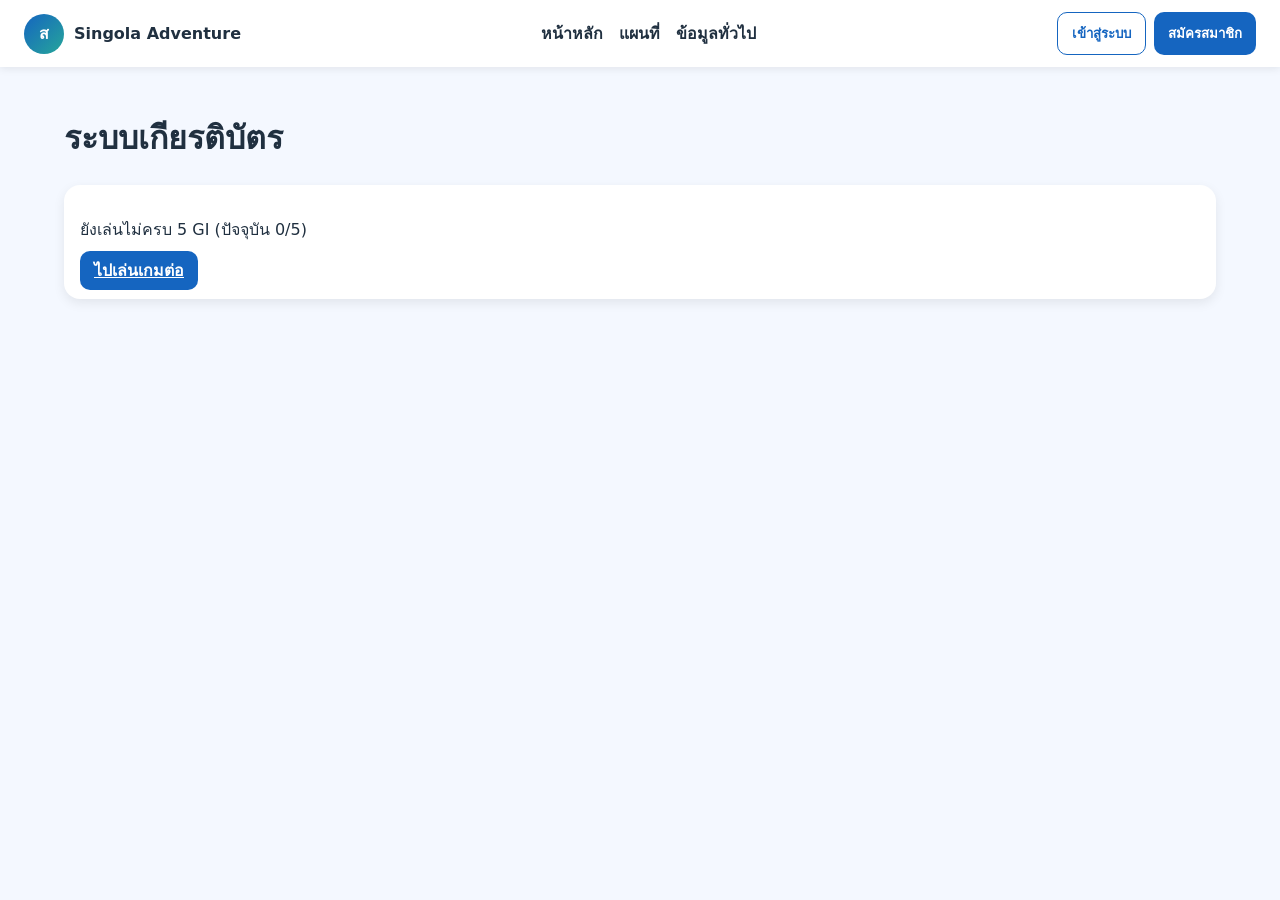
<file: certificate.html>
<!doctype html>
<html lang="th"><head><meta charset="UTF-8" /><meta name="viewport" content="width=device-width, initial-scale=1.0" />
<title>เกียรติบัตร</title><link rel="stylesheet" href="css/style.css" /></head>
<body>
<header class="header">
  <div class="brand"><div class="logo">ส</div> Singola Adventure</div>
  <nav class="nav"><a href="index.html">หน้าหลัก</a><a href="map.html">แผนที่</a><a href="about.html">ข้อมูลทั่วไป</a></nav>
  <div class="profile-actions"></div>
</header>
<main>
  <h1>ระบบเกียรติบัตร</h1>
  <section class="card" id="cert-card"></section>
</main>
<script src="js/app.js"></script>
<script>
  const state = getState();
  const completed = state.gi.filter(Boolean).length;
  const card = document.getElementById('cert-card');
  if (completed === 5) {
    card.innerHTML = `
      <h2>ขอแสดงความยินดี! ผ่านครบ 5 GI</h2>
      <p>คะแนนรวม: <strong>${state.score}</strong></p>
      <p>ระบบสร้างเกียรติบัตรอัตโนมัติแล้ว สามารถดาวน์โหลดเป็น PDF ได้ด้วยคำสั่งพิมพ์ของเบราว์เซอร์</p>
      <button class="btn btn-primary" onclick="window.print()">ดาวน์โหลดเป็น PDF</button>
    `;
  } else {
    card.innerHTML = `<p>ยังเล่นไม่ครบ 5 GI (ปัจจุบัน ${completed}/5)</p><a class="btn btn-primary" href="games.html">ไปเล่นเกมต่อ</a>`;
  }
</script>
</body></html>
</file>
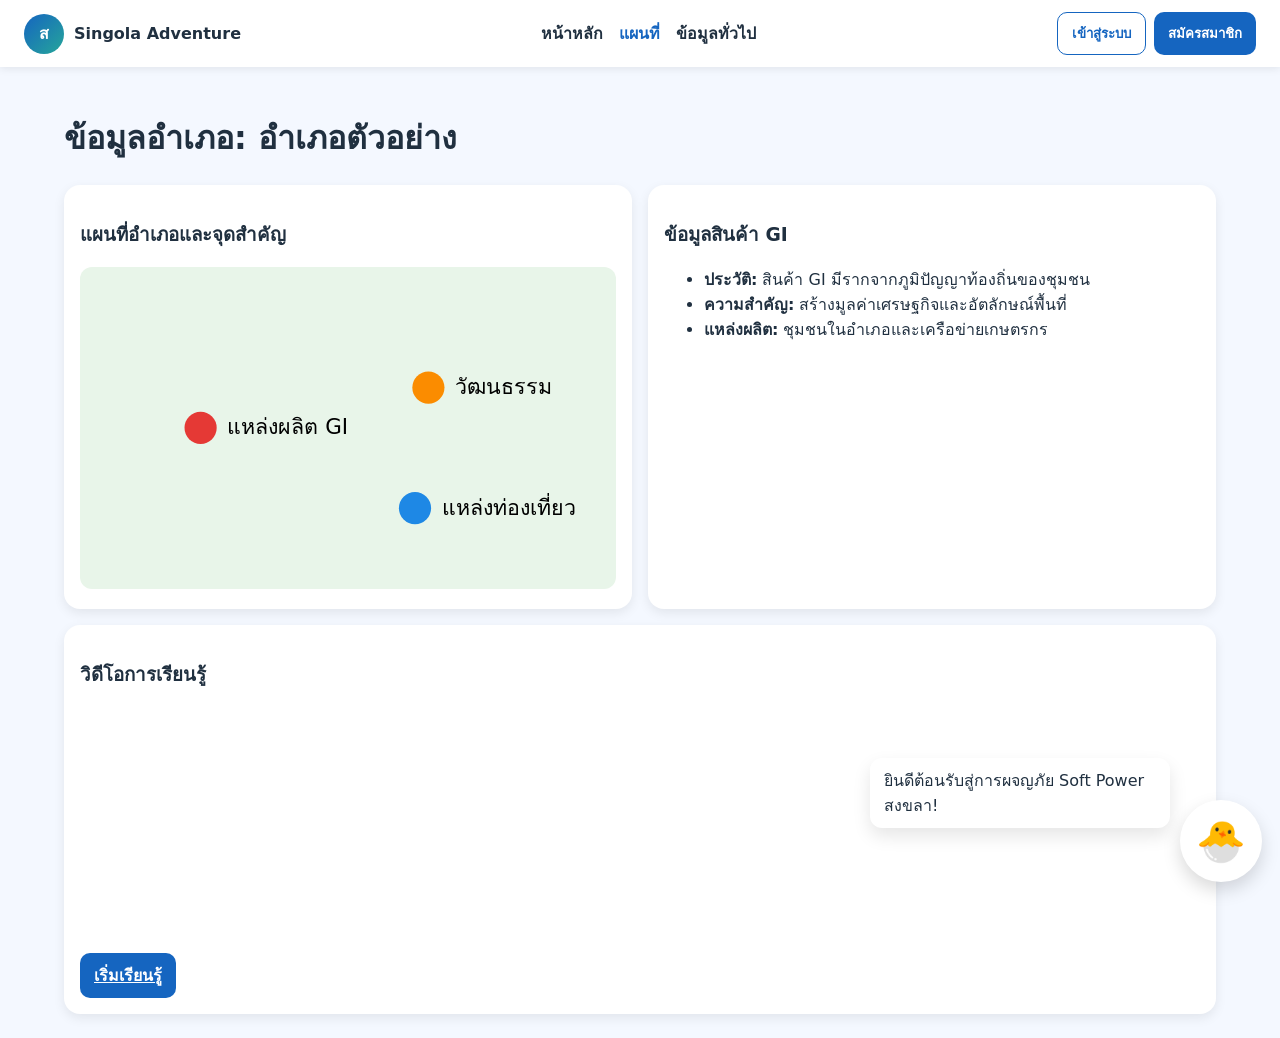
<file: district.html>
<!doctype html>
<html lang="th">
<head>
  <meta charset="UTF-8" /><meta name="viewport" content="width=device-width, initial-scale=1.0" />
  <title>ข้อมูลอำเภอ</title><link rel="stylesheet" href="css/style.css" />
</head>
<body>
  <header class="header">
    <div class="brand"><div class="logo">ส</div> Singola Adventure</div>
    <nav class="nav"><a href="index.html">หน้าหลัก</a><a class="active" href="map.html">แผนที่</a><a href="about.html">ข้อมูลทั่วไป</a></nav>
    <div class="profile-actions"></div>
  </header>
  <main>
    <h1 id="district-name">ข้อมูลอำเภอ</h1>
    <div class="grid-2">
      <section class="card">
        <h3>แผนที่อำเภอและจุดสำคัญ</h3>
        <svg viewBox="0 0 400 240" style="width:100%; background:#e8f5e9; border-radius:12px;">
          <circle cx="90" cy="120" r="12" fill="#e53935"/><text x="110" y="125">แหล่งผลิต GI</text>
          <circle cx="260" cy="90" r="12" fill="#fb8c00"/><text x="280" y="95">วัฒนธรรม</text>
          <circle cx="250" cy="180" r="12" fill="#1e88e5"/><text x="270" y="185">แหล่งท่องเที่ยว</text>
        </svg>
      </section>
      <section class="card">
        <h3>ข้อมูลสินค้า GI</h3>
        <ul>
          <li><strong>ประวัติ:</strong> สินค้า GI มีรากจากภูมิปัญญาท้องถิ่นของชุมชน</li>
          <li><strong>ความสำคัญ:</strong> สร้างมูลค่าเศรษฐกิจและอัตลักษณ์พื้นที่</li>
          <li><strong>แหล่งผลิต:</strong> ชุมชนในอำเภอและเครือข่ายเกษตรกร</li>
        </ul>
      </section>
    </div>
    <section class="card" style="margin-top:16px;">
      <h3>วิดีโอการเรียนรู้</h3>
      <iframe class="video" src="https://www.youtube.com/embed/dQw4w9WgXcQ" title="video"></iframe>
      <div style="margin-top:12px; display:flex; gap:8px;">
        <a class="btn btn-primary" href="games.html">เริ่มเรียนรู้</a>
      </div>
    </section>
  </main>
  <div class="speech" id="mascot-text">ยินดีต้อนรับสู่การผจญภัย Soft Power สงขลา!</div>
  <div class="mascot">🐣</div>
  <script src="js/app.js"></script>
  <script>
    const params = new URLSearchParams(location.search);
    const district = params.get('name') || 'อำเภอตัวอย่าง';
    document.getElementById('district-name').textContent = `ข้อมูลอำเภอ: ${district}`;
  </script>
</body>
</html>
</file>
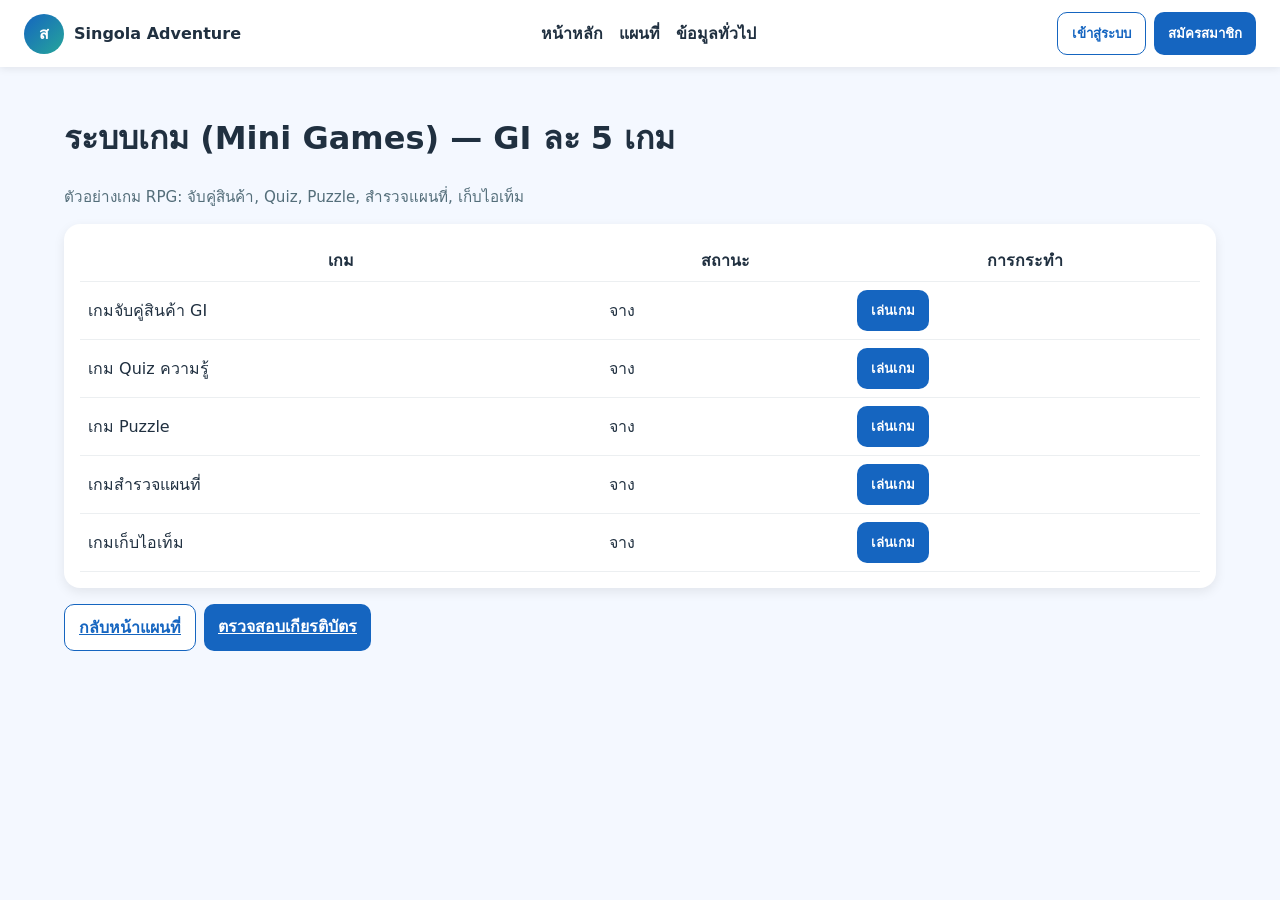
<file: games.html>
<!doctype html>
<html lang="th"><head><meta charset="UTF-8" /><meta name="viewport" content="width=device-width, initial-scale=1.0" />
<title>Mini Games</title><link rel="stylesheet" href="css/style.css" /></head>
<body>
<header class="header">
  <div class="brand"><div class="logo">ส</div> Singola Adventure</div>
  <nav class="nav"><a href="index.html">หน้าหลัก</a><a href="map.html">แผนที่</a><a href="about.html">ข้อมูลทั่วไป</a></nav>
  <div class="profile-actions"></div>
</header>
<main>
  <h1>ระบบเกม (Mini Games) — GI ละ 5 เกม</h1>
  <p class="small">ตัวอย่างเกม RPG: จับคู่สินค้า, Quiz, Puzzle, สำรวจแผนที่, เก็บไอเท็ม</p>
  <div class="card">
    <table class="table">
      <thead><tr><th>เกม</th><th>สถานะ</th><th>การกระทำ</th></tr></thead>
      <tbody id="game-table"></tbody>
    </table>
  </div>
  <div style="margin-top:16px;display:flex;gap:8px;">
    <a class="btn btn-secondary" href="map.html">กลับหน้าแผนที่</a>
    <a class="btn btn-primary" href="certificate.html">ตรวจสอบเกียรติบัตร</a>
  </div>
</main>
<script src="js/app.js"></script>
<script>
  const tbody = document.getElementById('game-table');
  const labels = ['เกมจับคู่สินค้า GI','เกม Quiz ความรู้','เกม Puzzle','เกมสำรวจแผนที่','เกมเก็บไอเท็ม'];
  function renderGames(){
    const state = getState();
    tbody.innerHTML = '';
    labels.forEach((label, i) => {
      const done = state.gi[i];
      const tr = document.createElement('tr');
      tr.innerHTML = `<td>${label}</td><td>${done ? 'เข้ม ✔' : 'จาง'}</td>
      <td><button class="btn ${done ? 'btn-ghost' : 'btn-primary'}" ${done ? 'disabled' : ''} onclick="play(${i})">${done ? 'เล่นแล้ว' : 'เล่นเกม'}</button></td>`;
      tbody.appendChild(tr);
    });
  }
  function play(i){
    markGiDone(i, 20);
    renderGames();
  }
  renderGames();
</script>
</body></html>
</file>
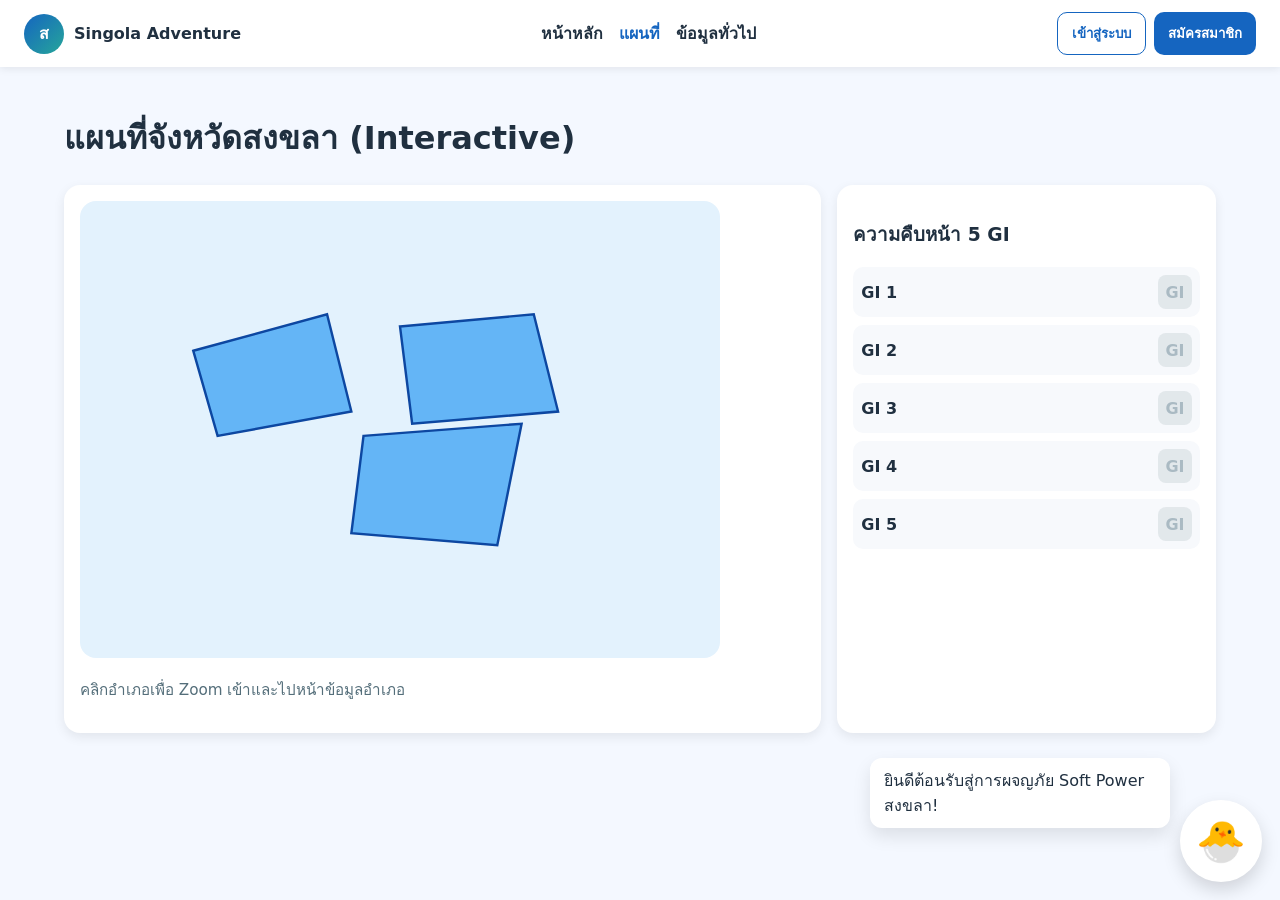
<file: map.html>
<!doctype html>
<html lang="th">
<head>
  <meta charset="UTF-8" /><meta name="viewport" content="width=device-width, initial-scale=1.0" />
  <title>แผนที่จังหวัดสงขลา</title>
  <link rel="stylesheet" href="css/style.css" />
</head>
<body>
  <header class="header">
    <div class="brand"><div class="logo">ส</div> Singola Adventure</div>
    <nav class="nav">
      <a href="index.html">หน้าหลัก</a><a class="active" href="map.html">แผนที่</a><a href="about.html">ข้อมูลทั่วไป</a>
    </nav>
    <div class="profile-actions"></div>
  </header>
  <main>
    <h1>แผนที่จังหวัดสงขลา (Interactive)</h1>
    <div class="map-wrap">
      <div class="card">
        <svg id="songkhla-map" viewBox="0 0 500 350" role="img" aria-label="แผนที่สงขลา">
          <polygon class="district" data-name="หาดใหญ่" points="80,110 190,80 210,160 100,180"/>
          <polygon class="district" data-name="เมืองสงขลา" points="250,90 360,80 380,160 260,170"/>
          <polygon class="district" data-name="สิงหนคร" points="220,180 350,170 330,270 210,260"/>
        </svg>
        <p class="small">คลิกอำเภอเพื่อ Zoom เข้าและไปหน้าข้อมูลอำเภอ</p>
      </div>
      <aside class="card">
        <h3>ความคืบหน้า 5 GI</h3>
        <div id="gi-progress"></div>
      </aside>
    </div>
  </main>
  <div class="speech" id="mascot-text">ยินดีต้อนรับสู่การผจญภัย Soft Power สงขลา!</div>
  <div class="mascot">🐣</div>
  <script src="js/app.js"></script>
  <script>
    document.querySelectorAll('.district').forEach((d) => {
      d.addEventListener('click', () => {
        d.classList.add('active');
        d.style.transform = 'scale(1.2)';
        setTimeout(() => {
          location.href = `district.html?name=${encodeURIComponent(d.dataset.name)}`;
        }, 350);
      });
    });
  </script>
</body>
</html>
</file>
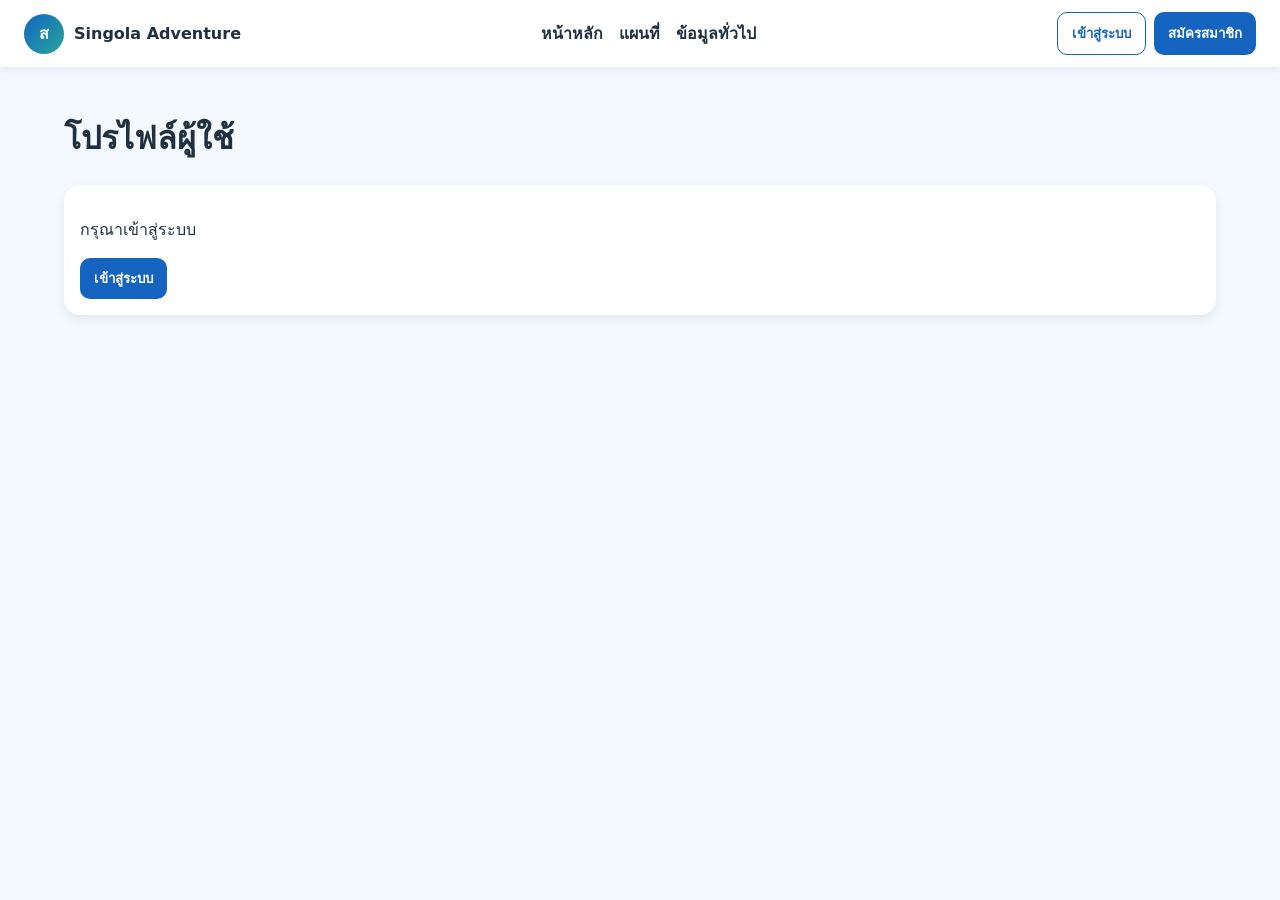
<file: profile.html>
<!doctype html>
<html lang="th"><head><meta charset="UTF-8" /><meta name="viewport" content="width=device-width, initial-scale=1.0" />
<title>โปรไฟล์</title><link rel="stylesheet" href="css/style.css" /></head>
<body>
<header class="header">
  <div class="brand"><div class="logo">ส</div> Singola Adventure</div>
  <nav class="nav"><a href="index.html">หน้าหลัก</a><a href="map.html">แผนที่</a><a href="about.html">ข้อมูลทั่วไป</a></nav>
  <div class="profile-actions"></div>
</header>
<main>
  <h1>โปรไฟล์ผู้ใช้</h1>
  <section class="card" id="profile"></section>
</main>
<script src="js/app.js"></script>
<script>
  const state = getState();
  const profile = document.getElementById('profile');
  if (!state.user) {
    profile.innerHTML = '<p>กรุณาเข้าสู่ระบบ</p><button class="btn btn-primary" onclick="fakeLogin()">เข้าสู่ระบบ</button>';
  } else {
    const passed = state.gi.filter(Boolean).length;
    profile.innerHTML = `
      <p>👤 <strong>ชื่อ–สกุล:</strong> ${state.user.name}</p>
      <p>📧 <strong>Gmail:</strong> ${state.user.email}</p>
      <p>🏆 <strong>คะแนนรวม:</strong> ${state.score}</p>
      <p>🎮 <strong>เกมที่ผ่าน:</strong> ${passed}/5</p>
      <p>📜 <strong>เกียรติบัตร:</strong> ${passed === 5 ? 'พร้อมใช้งาน' : 'ยังไม่ครบเงื่อนไข'}</p>
      <button class="btn btn-secondary" onclick="logout()">ออกจากระบบ</button>
    `;
  }
  function logout(){
    const state = getState();
    state.user = null;
    setState(state);
    location.href = 'index.html';
  }
</script>
</body></html>
</file>
<file: css/style.css>
:root {
  --primary: #1565c0;
  --secondary: #ff8f00;
  --bg: #f4f8ff;
  --text: #203040;
  --ok: #2e7d32;
  --muted: #9ea7b3;
}
* { box-sizing: border-box; }
body {
  margin: 0;
  font-family: "Noto Sans Thai", system-ui, sans-serif;
  background: var(--bg);
  color: var(--text);
}
.header {
  display: flex;
  justify-content: space-between;
  align-items: center;
  padding: 12px 24px;
  background: #fff;
  position: sticky;
  top: 0;
  z-index: 50;
  box-shadow: 0 2px 8px rgba(0,0,0,.08);
}
.brand { display:flex; align-items:center; gap: 10px; font-weight: 700; }
.logo {
  width: 40px; height: 40px; border-radius: 50%;
  display:grid; place-items:center;
  background: linear-gradient(135deg, var(--primary), #26a69a);
  color:#fff;
}
.nav { display:flex; gap: 16px; align-items:center; }
.nav a { text-decoration: none; color: var(--text); font-weight: 600; }
.nav a.active { color: var(--primary); }
.profile-actions { display:flex; gap:8px; }
.btn {
  border: none; padding: 10px 14px; border-radius: 10px; cursor: pointer;
  font-weight: 600;
}
.btn-primary { background: var(--primary); color: #fff; }
.btn-secondary { background: #fff; border:1px solid var(--primary); color: var(--primary); }
.btn-ghost { background: #eceff1; color:#263238; }
main { max-width: 1200px; margin: 0 auto; padding: 24px; }
.hero {
  min-height: calc(100vh - 90px);
  display:grid; align-items:center;
  grid-template-columns: 1.2fr 1fr;
  gap: 20px;
}
.city-rise {
  height: 240px;
  background: linear-gradient(180deg,#90caf9, #42a5f5);
  border-radius: 20px;
  position: relative;
  overflow: hidden;
}
.buildings {
  position:absolute; bottom: -240px; left: 0; right:0;
  display:flex; gap: 10px; align-items:flex-end; justify-content:center;
  animation: rise 1.8s ease-out forwards;
}
.building { width: 60px; background: #0d47a1; border-radius: 8px 8px 0 0; }
.b1{height:120px}.b2{height:180px}.b3{height:150px}.b4{height:190px}.b5{height:110px}
@keyframes rise { to { bottom: 0; } }
.mascot {
  position: fixed;
  right: 18px; bottom: 18px;
  width: 82px; height: 82px; border-radius:50%;
  background: #fff; box-shadow: 0 8px 18px rgba(0,0,0,.15);
  display:grid; place-items:center;
  font-size: 40px;
  animation: pop 1s ease-out;
}
@keyframes pop {
  from { transform: translateY(80px) scale(.5); opacity: 0; }
  to { transform: translateY(0) scale(1); opacity: 1; }
}
.speech {
  position: fixed;
  right: 110px; bottom: 72px;
  background: #fff;
  border-radius: 12px;
  padding: 10px 14px;
  box-shadow: 0 8px 18px rgba(0,0,0,.1);
  max-width: 300px;
}
.card { background:#fff; border-radius:16px; padding:16px; box-shadow: 0 4px 12px rgba(0,0,0,.08); }
.grid-2 { display:grid; grid-template-columns: 1fr 1fr; gap: 16px; }
.map-wrap { display:grid; grid-template-columns: 2fr 1fr; gap: 16px; }
svg#songkhla-map { width:100%; max-width:640px; border-radius:16px; background:#e3f2fd; padding:16px; }
.district { fill:#64b5f6; stroke:#0d47a1; stroke-width:2; cursor:pointer; transition:.2s; transform-origin:center; }
.district:hover { fill:#1e88e5; transform: scale(1.05); }
.district.active { fill:#ff8f00; }
.progress-item { display:flex; align-items:center; justify-content:space-between; margin:8px 0; padding:8px; border-radius:10px; background:#f7f9fc; }
.logo-gi { width:34px; height:34px; border-radius:8px; display:grid; place-items:center; font-weight:700; }
.logo-gi.pending { background:#cfd8dc; color:#607d8b; opacity:.5; }
.logo-gi.done { background:#ffcc80; color:#e65100; }
.small { color:#546e7a; font-size:.95rem; }
.video { width: 100%; min-height: 230px; border:0; border-radius:12px; }
.table { width:100%; border-collapse: collapse; }
.table td,.table th{ padding:8px; border-bottom:1px solid #eceff1; }
@media (max-width: 900px) {
  .hero,.grid-2,.map-wrap { grid-template-columns: 1fr; }
  .nav { display:none; }
}
</file>
